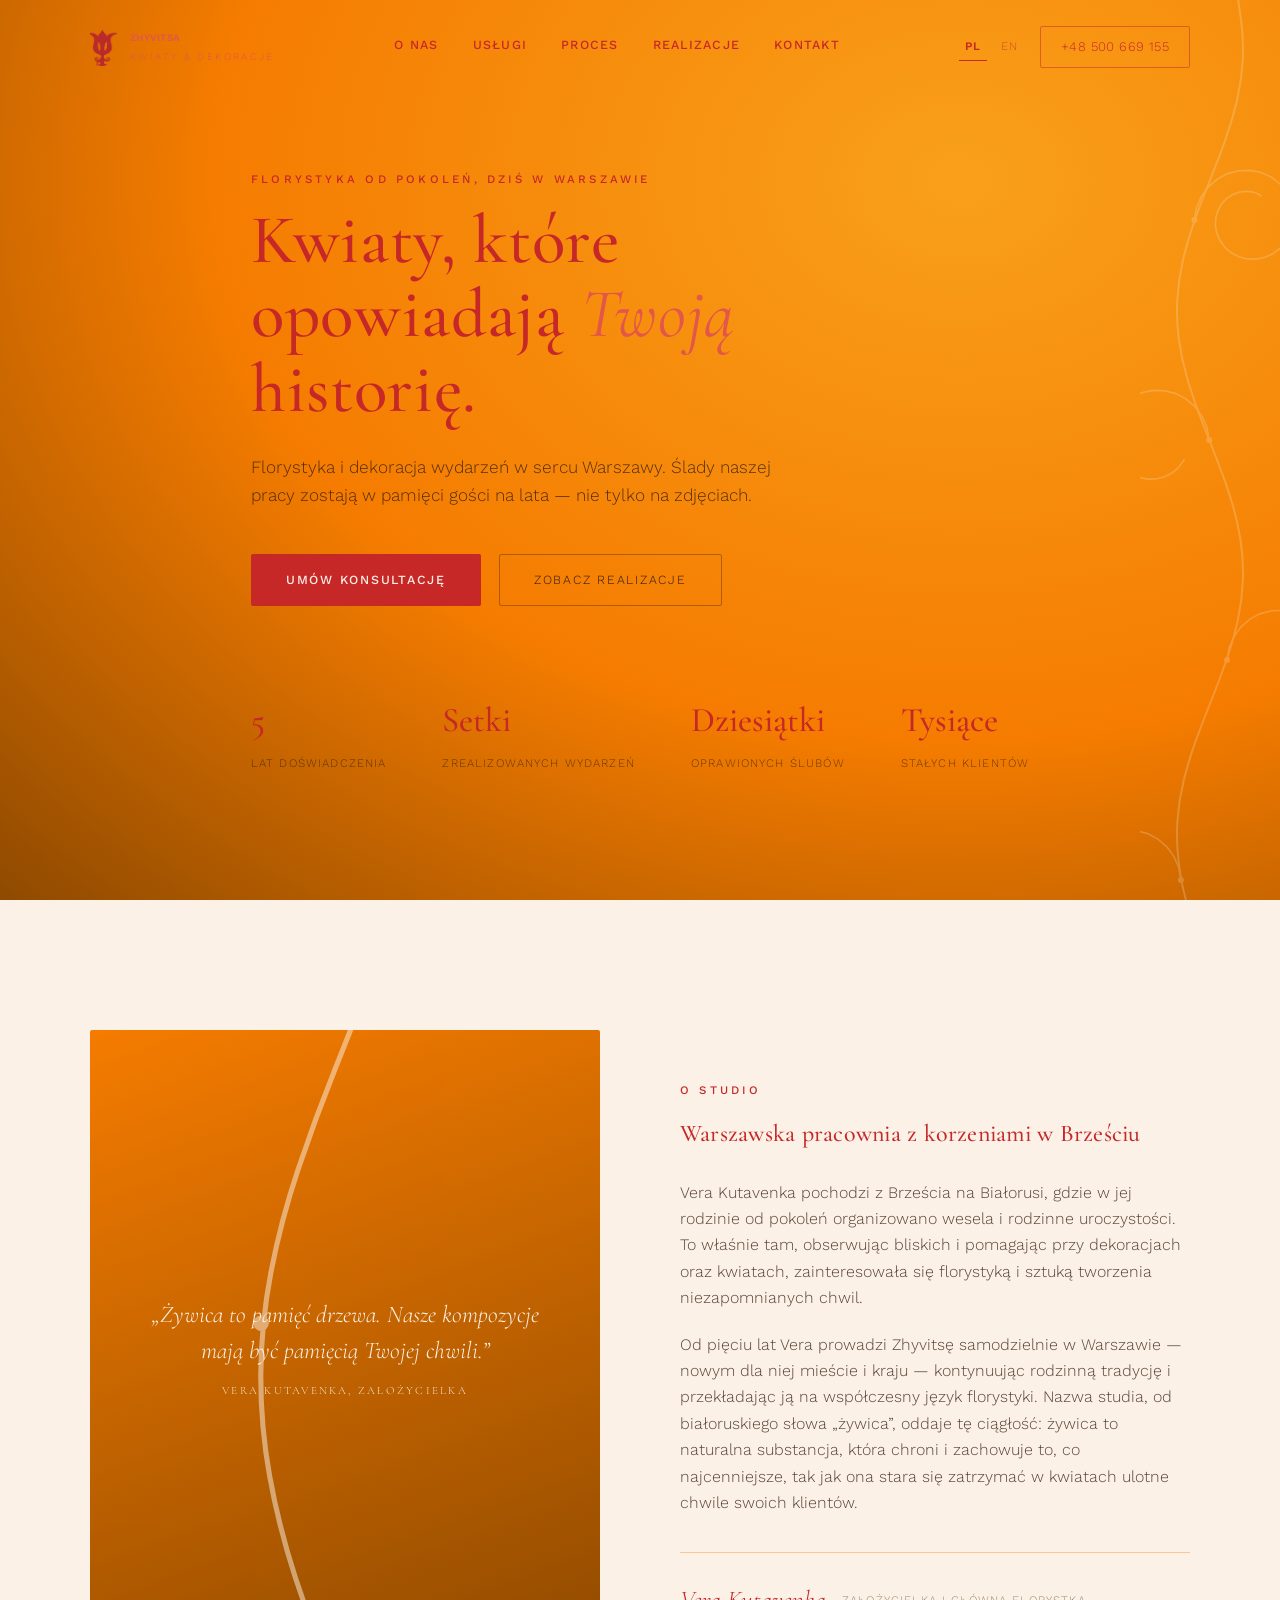
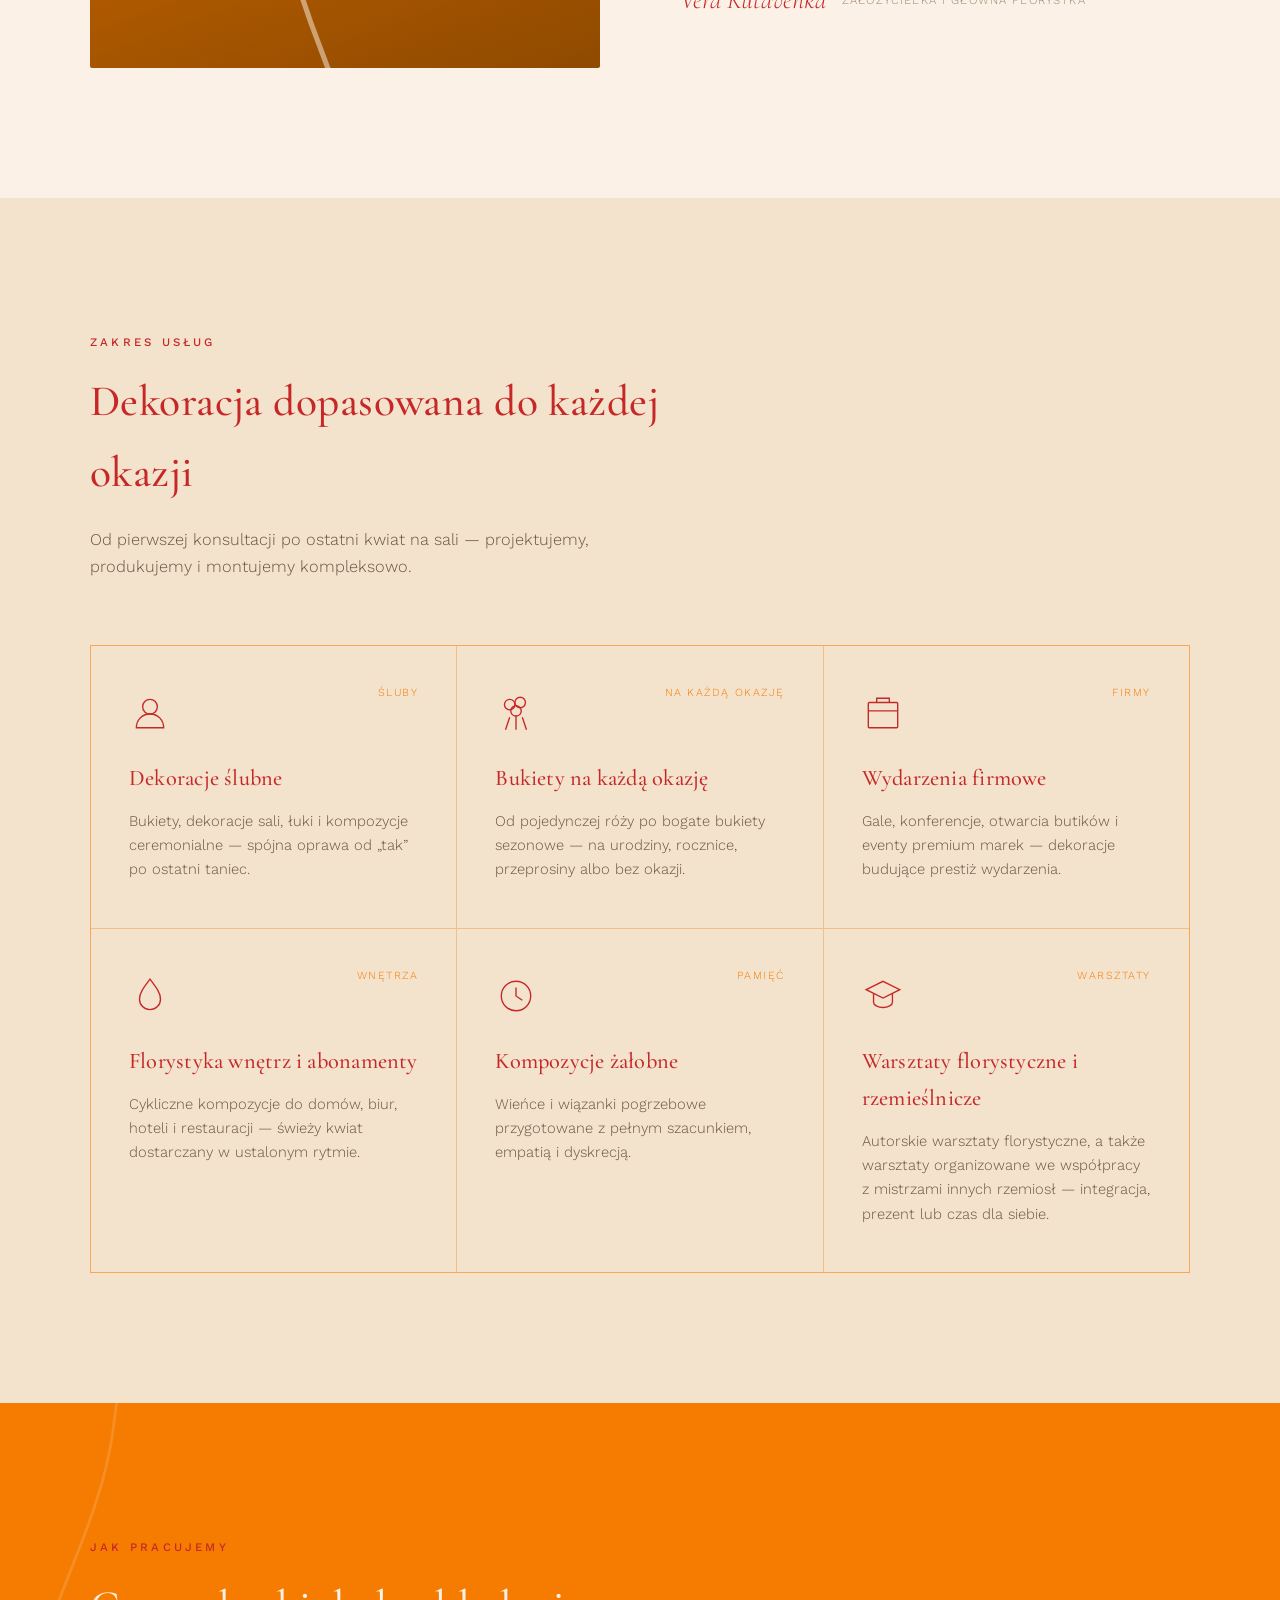
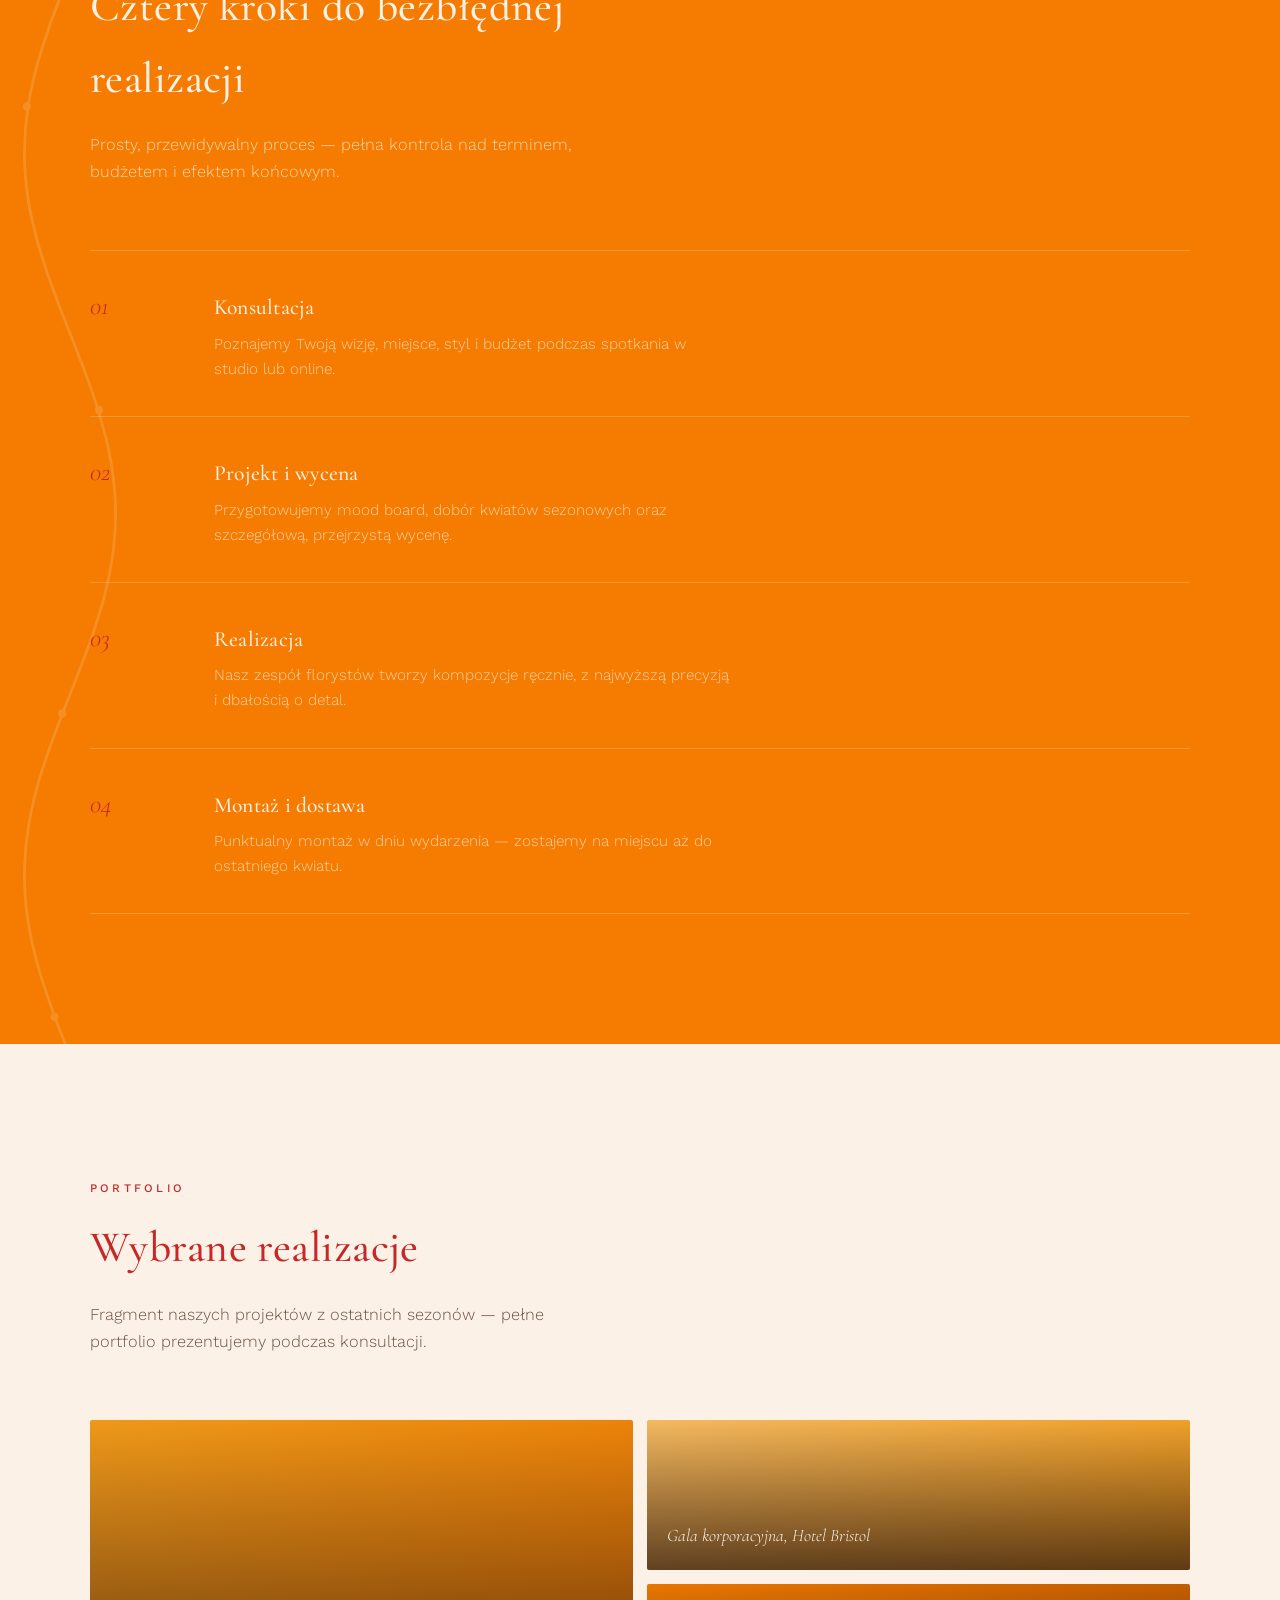
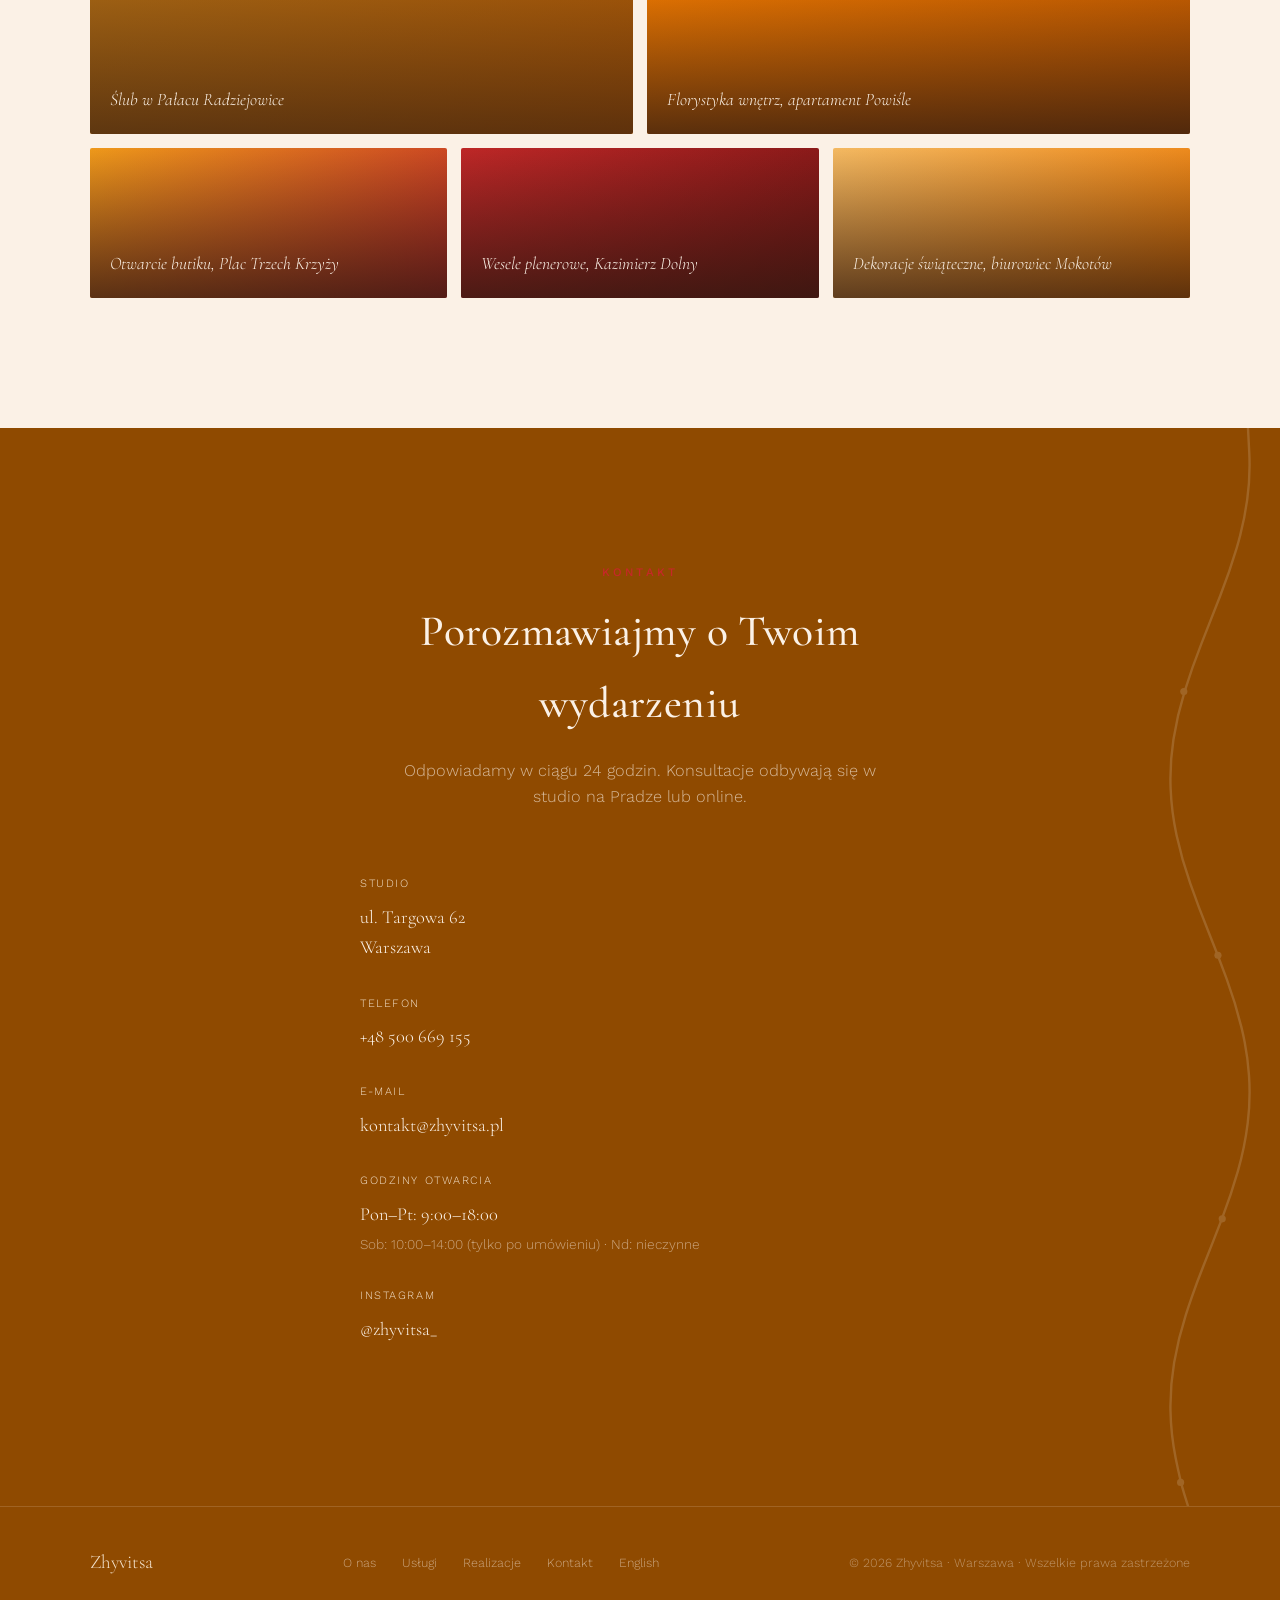
<file: index.html>
<!DOCTYPE html>
<html lang="pl">
<head>
<meta charset="UTF-8">
<meta name="viewport" content="width=device-width, initial-scale=1.0">
<title>Zhyvitsa — Kwiaciarnia &amp; Studio Dekoracji, Warszawa</title>
<meta name="description" content="Zhyvitsa — studio florystyczne i dekoracyjne w Warszawie prowadzone przez Verę Kutavenkę. Śluby, wydarzenia firmowe, wnętrza, bukiety na każdą okazję.">
<link rel="icon" href="assets/images/favicon.ico" sizes="any">
<link rel="icon" type="image/png" sizes="32x32" href="assets/images/favicon-32.png">
<link rel="icon" type="image/png" sizes="16x16" href="assets/images/favicon-16.png">
<link rel="icon" type="image/png" sizes="192x192" href="assets/images/favicon-192.png">
<link rel="apple-touch-icon" sizes="180x180" href="assets/images/apple-touch-icon.png">
<link rel="preconnect" href="https://fonts.googleapis.com">
<link rel="preconnect" href="https://fonts.gstatic.com" crossorigin>
<link href="https://fonts.googleapis.com/css2?family=Cormorant+Garamond:ital,wght@0,400;0,500;0,600;1,400&family=Work+Sans:wght@300;400;500;600&display=swap" rel="stylesheet">
<link rel="stylesheet" href="assets/css/style.css?v=4">
</head>
<body>

<header id="siteHeader">
  <div class="wrap">
    <a href="#top" class="logo">
      <span class="mark"><img src="assets/images/logo-mark.png" alt="" width="237" height="320" loading="eager"></span>
      <span><b>Zhyvitsa</b><span>Kwiaty &amp; Dekoracje</span></span>
    </a>
    <nav class="links" id="navLinks">
      <a href="#about">O nas</a>
      <a href="#services">Usługi</a>
      <a href="#process">Proces</a>
      <a href="#gallery">Realizacje</a>
      <a href="#contact">Kontakt</a>
    </nav>
    <div class="nav-right">
      <div class="lang-switch"><a href="index.html" class="active">PL</a><a href="en/index.html">EN</a></div>
      <a href="tel:+48500669155" class="nav-phone">+48 500 669 155</a>
    </div>
    <div class="burger" id="burger"><span></span><span></span><span></span></div>
  </div>
</header>

<section class="hero" id="top">
  <div class="vine-bg" data-vine style="right:0; opacity:.22; color:var(--cream); --vine-leaf:var(--cream);">
    <!-- populated at runtime by VineGeometry.render() -->
  </div>
  <div class="wrap">
    <div class="hero-inner">
      <span class="eyebrow">Florystyka od pokoleń, dziś w Warszawie</span>
      <h1>Kwiaty, które<br>opowiadają <em>Twoją</em><br>historię.</h1>
      <p class="lead">Florystyka i dekoracja wydarzeń w sercu Warszawy. Ślady naszej pracy zostają w pamięci gości na lata — nie tylko na zdjęciach.</p>
      <div class="cta-row">
        <a href="#contact" class="btn btn-primary">Umów konsultację</a>
        <a href="#gallery" class="btn btn-ghost">Zobacz realizacje</a>
      </div>
    </div>
    <div class="hero-stats">
      <div class="stat"><b>5</b><span>lat doświadczenia</span></div>
      <div class="stat"><b>Setki</b><span>zrealizowanych wydarzeń</span></div>
      <div class="stat"><b>Dziesiątki</b><span>oprawionych ślubów</span></div>
      <div class="stat"><b>Tysiące</b><span>stałych klientów</span></div>
    </div>
  </div>
</section>

<section class="about section-pad" id="about">
  <div class="wrap about-grid">
    <div class="about-visual reveal">
      <div class="vine-bg" data-vine style="opacity:.5; color:var(--cream); --vine-leaf:var(--cream);">
        <!-- populated at runtime by VineGeometry.render() -->
      </div>
      <div class="frame-text">„Żywica to pamięć drzewa. Nasze kompozycje mają być pamięcią Twojej chwili.”<span>Vera Kutavenka, Założycielka</span></div>
    </div>
    <div class="about-copy">
      <span class="eyebrow reveal">O studio</span>
      <h2 class="reveal">Warszawska pracownia z korzeniami w Brześciu</h2>
      <p class="reveal">Vera Kutavenka pochodzi z Brześcia na Białorusi, gdzie w jej rodzinie od pokoleń organizowano wesela i rodzinne uroczystości. To właśnie tam, obserwując bliskich i pomagając przy dekoracjach oraz kwiatach, zainteresowała się florystyką i sztuką tworzenia niezapomnianych chwil.</p>
      <p class="reveal">Od pięciu lat Vera prowadzi Zhyvitsę samodzielnie w Warszawie — nowym dla niej mieście i kraju — kontynuując rodzinną tradycję i przekładając ją na współczesny język florystyki. Nazwa studia, od białoruskiego słowa „żywica”, oddaje tę ciągłość: żywica to naturalna substancja, która chroni i zachowuje to, co najcenniejsze, tak jak ona stara się zatrzymać w kwiatach ulotne chwile swoich klientów.</p>
      <div class="signature-line reveal">
        <span class="sig-mark">Vera Kutavenka</span>
        <span class="sig-role">Założycielka i Główna Florystka</span>
      </div>
    </div>
  </div>
</section>

<section class="services section-pad" id="services">
  <div class="wrap">
    <div class="section-head reveal">
      <span class="eyebrow">Zakres usług</span>
      <h2>Dekoracja dopasowana do każdej okazji</h2>
      <p>Od pierwszej konsultacji po ostatni kwiat na sali — projektujemy, produkujemy i montujemy kompleksowo.</p>
    </div>
    <div class="service-grid">

      <div class="service-card reveal">
        <span class="tag">Śluby</span>
        <div class="icon"><svg viewBox="0 0 40 40" fill="none" stroke="currentColor" stroke-width="1.3"><circle cx="20" cy="14" r="7"/><path d="M20 21c-8 0-13 6-13 13h26c0-7-5-13-13-13z"/></svg></div>
        <h3>Dekoracje ślubne</h3>
        <p>Bukiety, dekoracje sali, łuki i kompozycje ceremonialne — spójna oprawa od „tak” po ostatni taniec.</p>
      </div>

      <div class="service-card reveal">
        <span class="tag">Na każdą okazję</span>
        <div class="icon"><svg viewBox="0 0 40 40" fill="none" stroke="currentColor" stroke-width="1.3"><circle cx="14" cy="12" r="5"/><circle cx="24" cy="10" r="5"/><circle cx="20" cy="18" r="5"/><path d="M20 22v14M14 24l-4 12M26 24l4 12"/></svg></div>
        <h3>Bukiety na każdą okazję</h3>
        <p>Od pojedynczej róży po bogate bukiety sezonowe — na urodziny, rocznice, przeprosiny albo bez okazji.</p>
      </div>

      <div class="service-card reveal">
        <span class="tag">Firmy</span>
        <div class="icon"><svg viewBox="0 0 40 40" fill="none" stroke="currentColor" stroke-width="1.3"><rect x="6" y="10" width="28" height="24" rx="1"/><path d="M6 18h28M14 10V6h12v4"/></svg></div>
        <h3>Wydarzenia firmowe</h3>
        <p>Gale, konferencje, otwarcia butików i eventy premium marek — dekoracje budujące prestiż wydarzenia.</p>
      </div>

      <div class="service-card reveal">
        <span class="tag">Wnętrza</span>
        <div class="icon"><svg viewBox="0 0 40 40" fill="none" stroke="currentColor" stroke-width="1.3"><path d="M20 4c6 8 10 13 10 19a10 10 0 0 1-20 0c0-6 4-11 10-19z"/></svg></div>
        <h3>Florystyka wnętrz i abonamenty</h3>
        <p>Cykliczne kompozycje do domów, biur, hoteli i restauracji — świeży kwiat dostarczany w ustalonym rytmie.</p>
      </div>

      <div class="service-card reveal">
        <span class="tag">Pamięć</span>
        <div class="icon"><svg viewBox="0 0 40 40" fill="none" stroke="currentColor" stroke-width="1.3"><circle cx="20" cy="20" r="14"/><path d="M20 12v8l6 4"/></svg></div>
        <h3>Kompozycje żałobne</h3>
        <p>Wieńce i wiązanki pogrzebowe przygotowane z pełnym szacunkiem, empatią i dyskrecją.</p>
      </div>

      <div class="service-card reveal">
        <span class="tag">Warsztaty</span>
        <div class="icon"><svg viewBox="0 0 40 40" fill="none" stroke="currentColor" stroke-width="1.3"><path d="M4 14l16-8 16 8-16 8-16-8z"/><path d="M11 18v8c0 2.5 4 5 9 5s9-2.5 9-5v-8"/></svg></div>
        <h3>Warsztaty florystyczne i rzemieślnicze</h3>
        <p>Autorskie warsztaty florystyczne, a także warsztaty organizowane we współpracy z mistrzami innych rzemiosł — integracja, prezent lub czas dla siebie.</p>
      </div>

    </div>
  </div>
</section>

<section class="process section-pad" id="process">
  <div class="vine-bg" data-vine style="left:0; opacity:.16; color:var(--cream); --vine-leaf:var(--cream);">
    <!-- populated at runtime by VineGeometry.render() -->
  </div>
  <div class="wrap">
    <div class="section-head reveal">
      <span class="eyebrow">Jak pracujemy</span>
      <h2>Cztery kroki do bezbłędnej realizacji</h2>
      <p>Prosty, przewidywalny proces — pełna kontrola nad terminem, budżetem i efektem końcowym.</p>
    </div>
    <div class="process-list">
      <div class="process-row reveal">
        <span class="process-num">01</span>
        <div><h4>Konsultacja</h4><p>Poznajemy Twoją wizję, miejsce, styl i budżet podczas spotkania w studio lub online.</p></div>
      </div>
      <div class="process-row reveal">
        <span class="process-num">02</span>
        <div><h4>Projekt i wycena</h4><p>Przygotowujemy mood board, dobór kwiatów sezonowych oraz szczegółową, przejrzystą wycenę.</p></div>
      </div>
      <div class="process-row reveal">
        <span class="process-num">03</span>
        <div><h4>Realizacja</h4><p>Nasz zespół florystów tworzy kompozycje ręcznie, z najwyższą precyzją i dbałością o detal.</p></div>
      </div>
      <div class="process-row reveal">
        <span class="process-num">04</span>
        <div><h4>Montaż i dostawa</h4><p>Punktualny montaż w dniu wydarzenia — zostajemy na miejscu aż do ostatniego kwiatu.</p></div>
      </div>
    </div>
  </div>
</section>

<section class="gallery section-pad" id="gallery">
  <div class="wrap">
    <div class="section-head reveal">
      <span class="eyebrow">Portfolio</span>
      <h2>Wybrane realizacje</h2>
      <p>Fragment naszych projektów z ostatnich sezonów — pełne portfolio prezentujemy podczas konsultacji.</p>
    </div>
    <div class="gallery-grid reveal">
      <div class="g-item g1"><span>Ślub w Pałacu Radziejowice</span></div>
      <div class="g-item g2"><span>Gala korporacyjna, Hotel Bristol</span></div>
      <div class="g-item g3"><span>Florystyka wnętrz, apartament Powiśle</span></div>
      <div class="g-item g4"><span>Otwarcie butiku, Plac Trzech Krzyży</span></div>
      <div class="g-item g5"><span>Wesele plenerowe, Kazimierz Dolny</span></div>
      <div class="g-item g6"><span>Dekoracje świąteczne, biurowiec Mokotów</span></div>
    </div>
  </div>
</section>

<section class="contact section-pad" id="contact">
  <div class="vine-bg" data-vine style="right:0; opacity:.16; color:var(--cream); --vine-leaf:var(--cream);">
    <!-- populated at runtime by VineGeometry.render() -->
  </div>
  <div class="wrap">
    <div class="section-head reveal">
      <span class="eyebrow">Kontakt</span>
      <h2>Porozmawiajmy o Twoim wydarzeniu</h2>
      <p>Odpowiadamy w ciągu 24 godzin. Konsultacje odbywają się w studio na Pradze lub online.</p>
    </div>
    <div class="contact-grid">
      <div class="reveal">
        <div class="info-block">
          <span class="label">Studio</span>
          <span class="value">ul. Targowa 62<br>Warszawa</span>
        </div>
        <div class="info-block">
          <span class="label">Telefon</span>
          <span class="value"><a href="tel:+48500669155">+48 500 669 155</a></span>
        </div>
        <div class="info-block">
          <span class="label">E-mail</span>
          <span class="value"><a href="mailto:kontakt@zhyvitsa.pl">kontakt@zhyvitsa.pl</a></span>
        </div>
        <div class="info-block">
          <span class="label">Godziny otwarcia</span>
          <span class="value">Pon–Pt: 9:00–18:00<small>Sob: 10:00–14:00 (tylko po umówieniu) · Nd: nieczynne</small></span>
        </div>
        <div class="info-block">
          <span class="label">Instagram</span>
          <span class="value"><a href="https://instagram.com/zhyvitsa_" target="_blank" rel="noopener">@zhyvitsa_</a></span>
        </div>
      </div>
    </div>
  </div>
</section>

<footer>
  <div class="wrap footer-row">
    <a href="#top" class="logo">Zhyvitsa</a>
    <div class="footer-links">
      <a href="#about">O nas</a>
      <a href="#services">Usługi</a>
      <a href="#gallery">Realizacje</a>
      <a href="#contact">Kontakt</a>
      <a href="en/index.html">English</a>
    </div>
    <span class="fine">© 2026 Zhyvitsa · Warszawa · Wszelkie prawa zastrzeżone</span>
  </div>
</footer>

<script type="module" src="assets/js/main.js?v=4"></script>
</body>
</html>
</file>
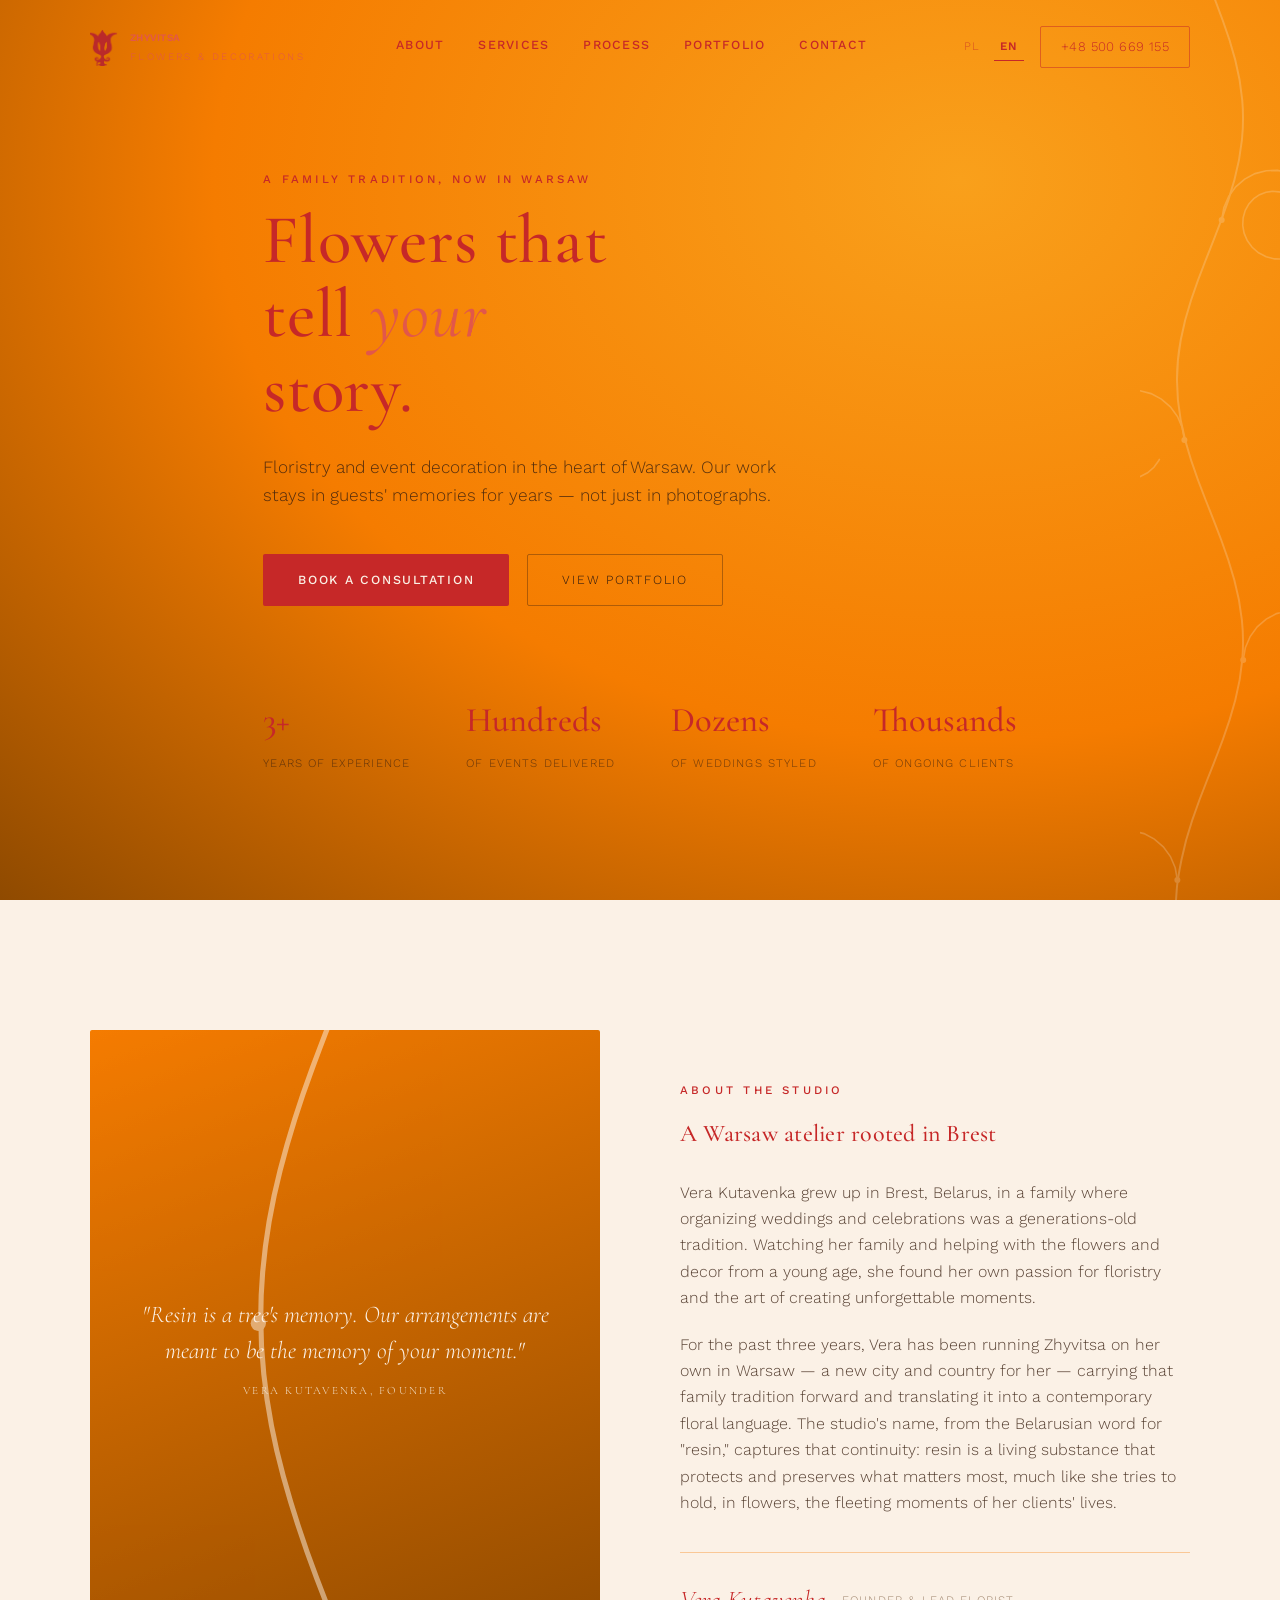
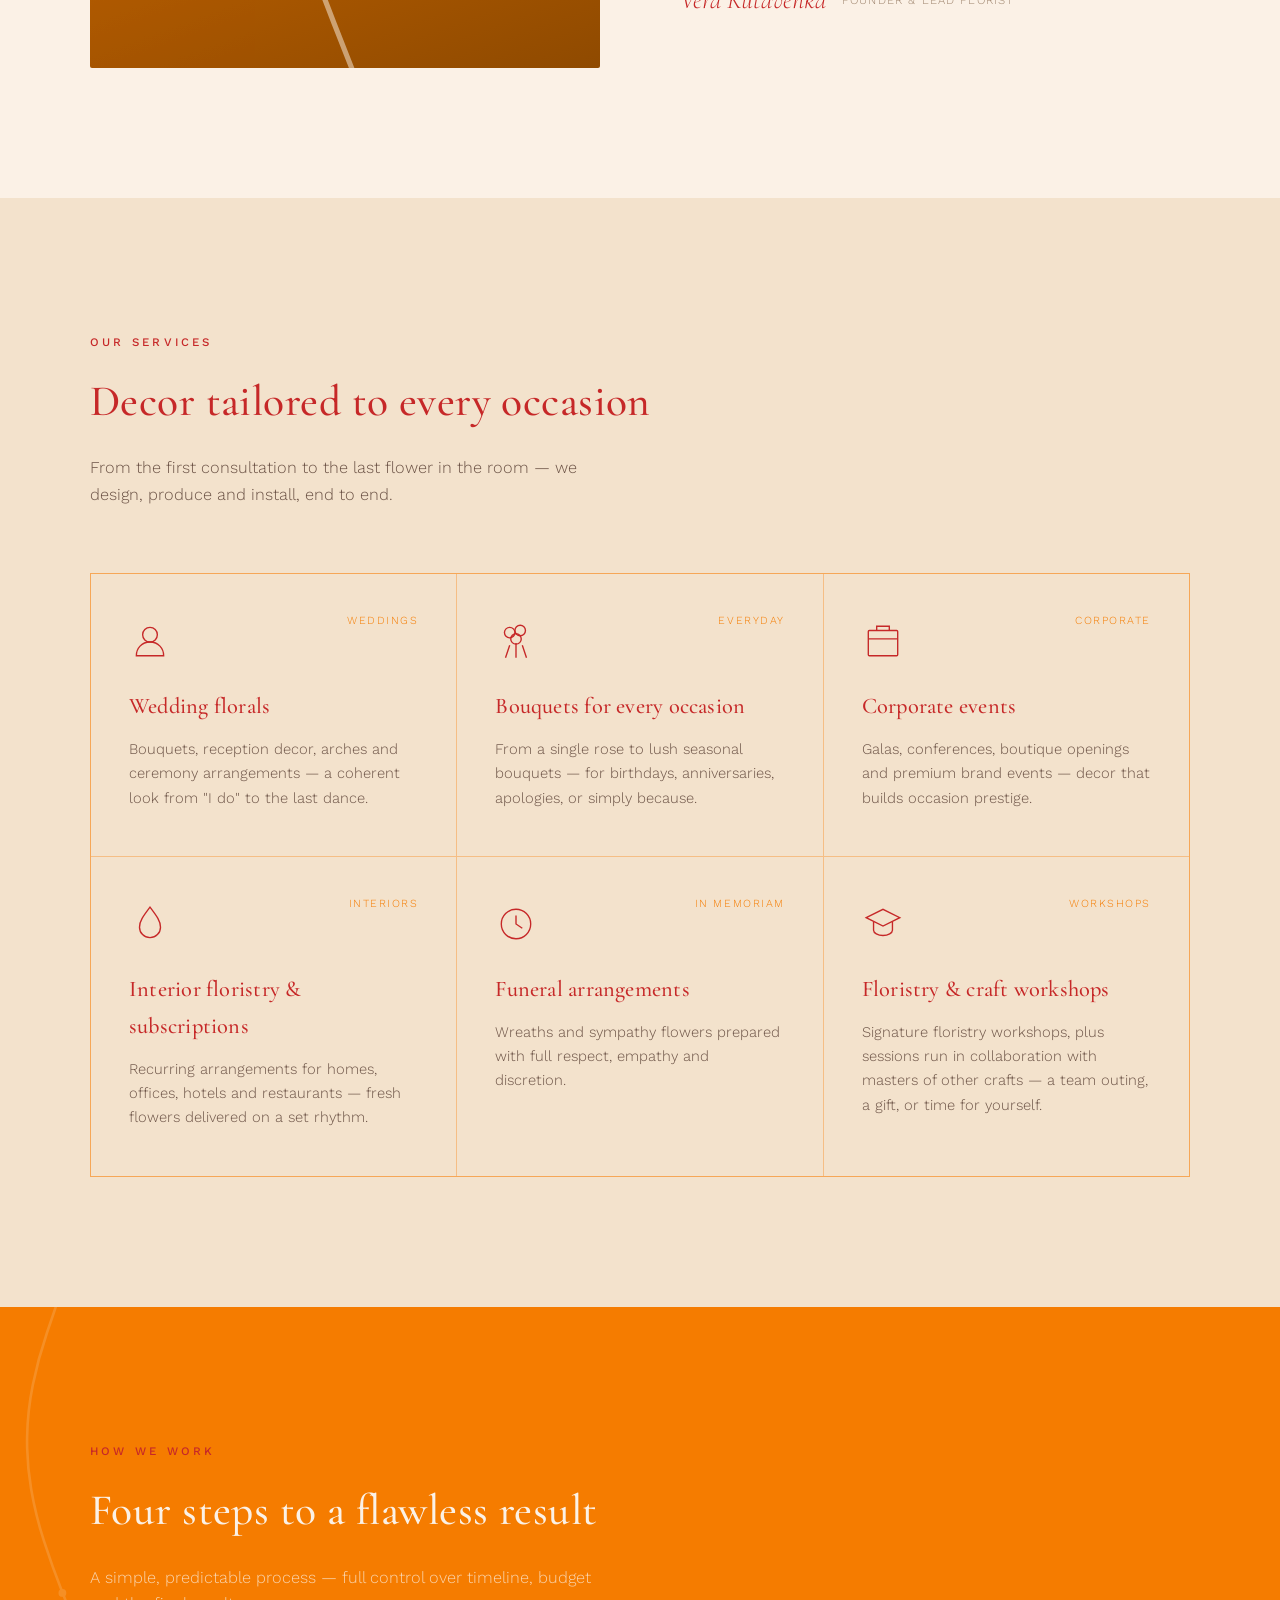
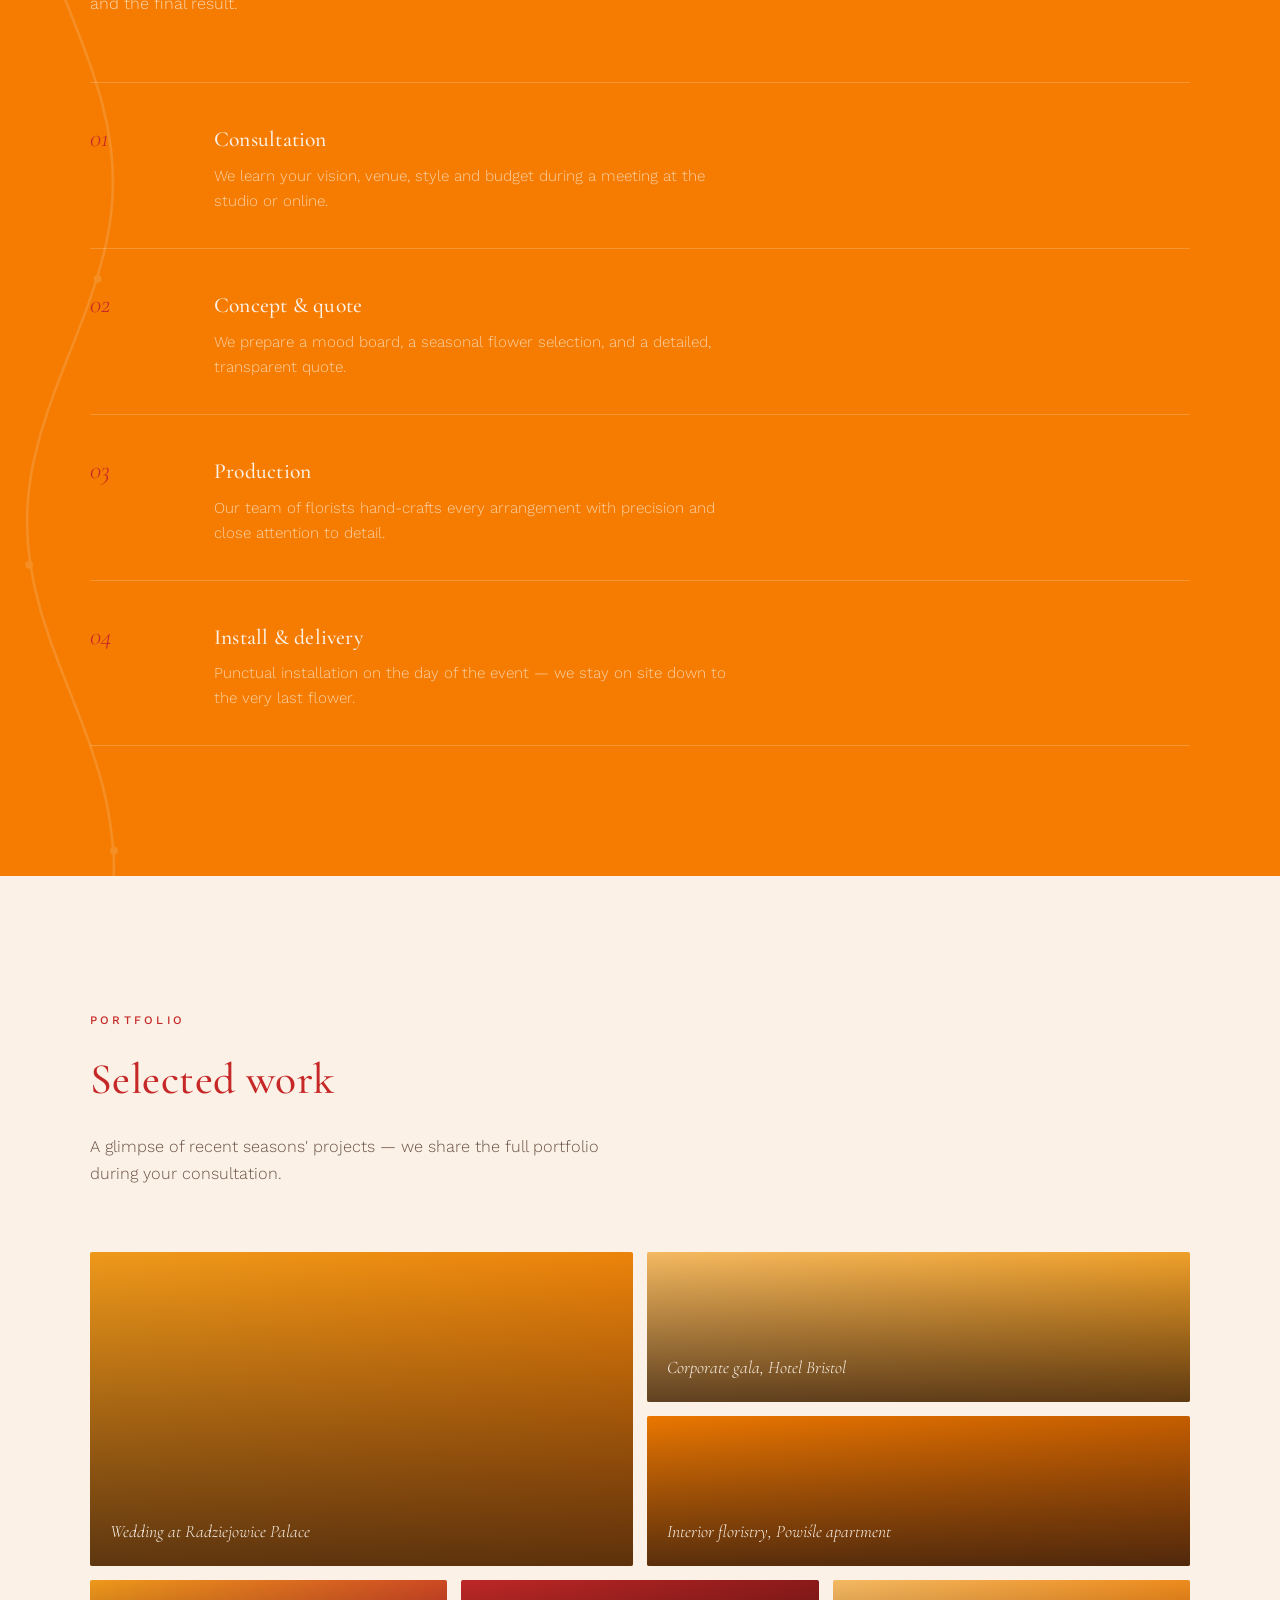
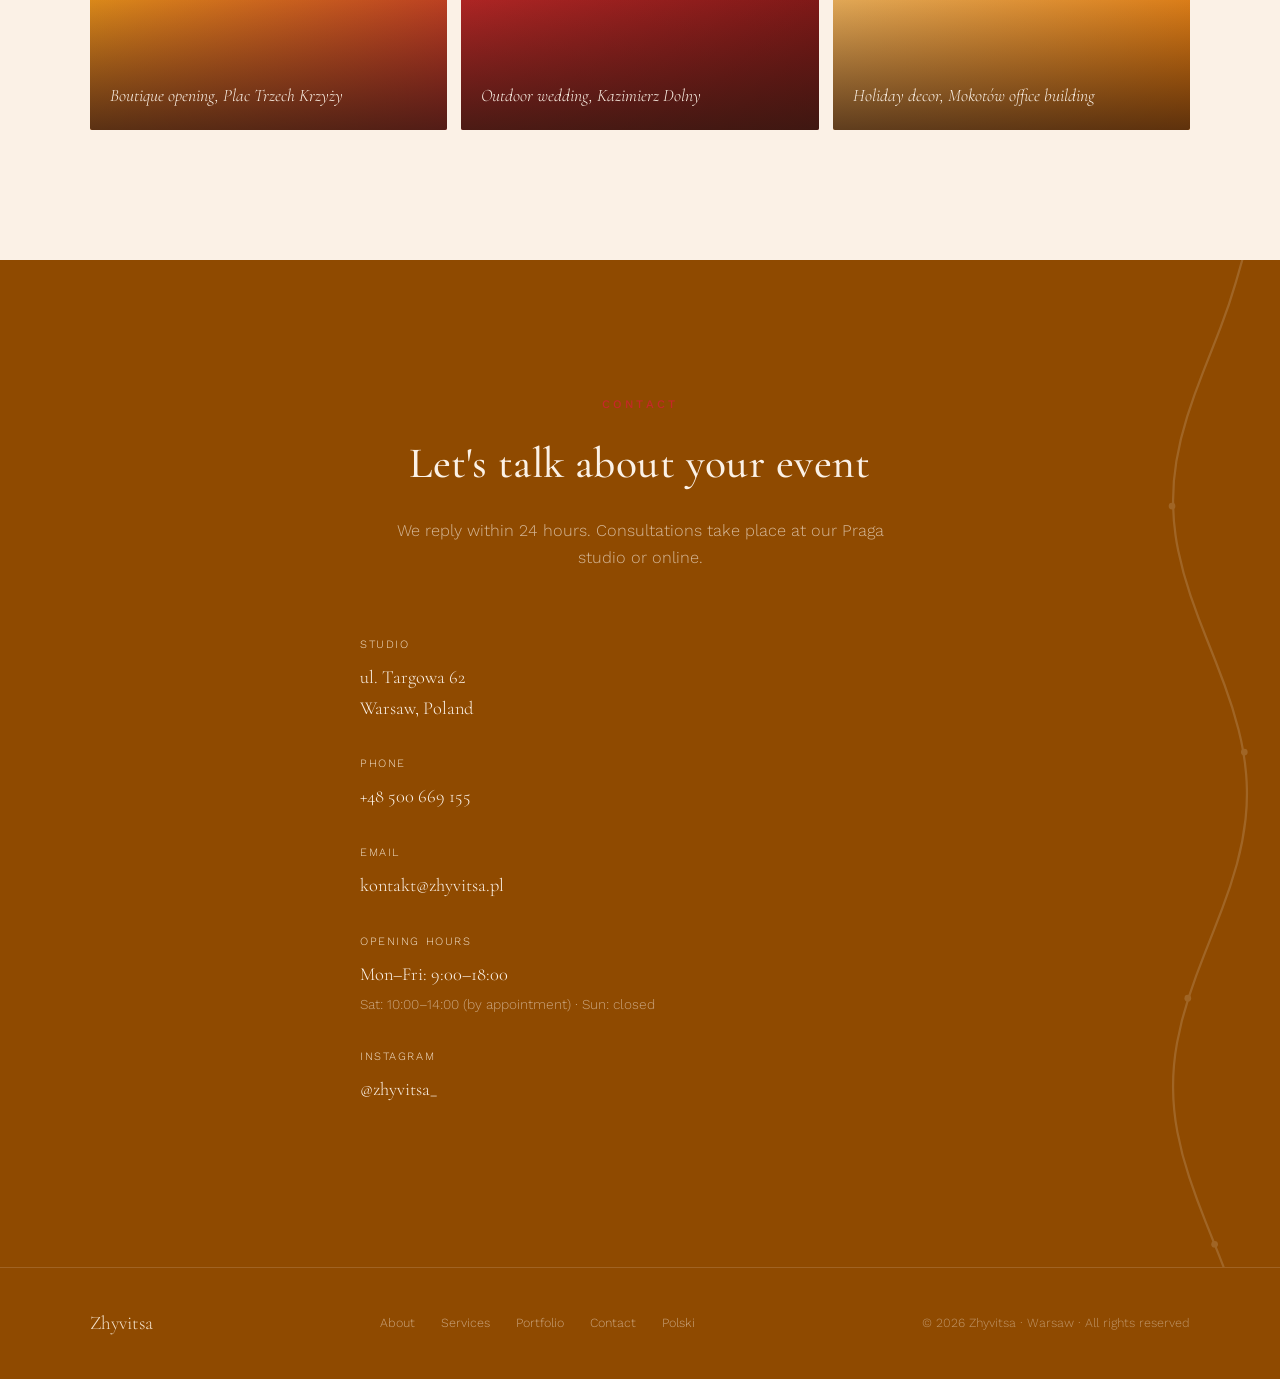
<file: en/index.html>
<!DOCTYPE html>
<html lang="en">
<head>
<meta charset="UTF-8">
<meta name="viewport" content="width=device-width, initial-scale=1.0">
<title>Zhyvitsa — Florist &amp; Event Decoration Studio, Warsaw</title>
<meta name="description" content="Zhyvitsa — a floristry and event decoration studio in Warsaw run by Vera Kutavenka. Weddings, corporate events, interiors, bouquets for every occasion.">
<link rel="icon" href="../assets/images/favicon.ico" sizes="any">
<link rel="icon" type="image/png" sizes="32x32" href="../assets/images/favicon-32.png">
<link rel="icon" type="image/png" sizes="16x16" href="../assets/images/favicon-16.png">
<link rel="icon" type="image/png" sizes="192x192" href="../assets/images/favicon-192.png">
<link rel="apple-touch-icon" sizes="180x180" href="../assets/images/apple-touch-icon.png">
<link rel="preconnect" href="https://fonts.googleapis.com">
<link rel="preconnect" href="https://fonts.gstatic.com" crossorigin>
<link href="https://fonts.googleapis.com/css2?family=Cormorant+Garamond:ital,wght@0,400;0,500;0,600;1,400&family=Work+Sans:wght@300;400;500;600&display=swap" rel="stylesheet">
<link rel="stylesheet" href="../assets/css/style.css?v=4">
</head>
<body>

<header id="siteHeader">
  <div class="wrap">
    <a href="#top" class="logo">
      <span class="mark"><img src="../assets/images/logo-mark.png" alt="" width="237" height="320" loading="eager"></span>
      <span><b>Zhyvitsa</b><span>Flowers &amp; Decorations</span></span>
    </a>
    <nav class="links" id="navLinks">
      <a href="#about">About</a>
      <a href="#services">Services</a>
      <a href="#process">Process</a>
      <a href="#gallery">Portfolio</a>
      <a href="#contact">Contact</a>
    </nav>
    <div class="nav-right">
      <div class="lang-switch"><a href="../index.html">PL</a><a href="index.html" class="active">EN</a></div>
      <a href="tel:+48500669155" class="nav-phone">+48 500 669 155</a>
    </div>
    <div class="burger" id="burger"><span></span><span></span><span></span></div>
  </div>
</header>

<section class="hero" id="top">
  <div class="vine-bg" data-vine style="right:0; opacity:.22; color:var(--cream); --vine-leaf:var(--cream);">
    <!-- populated at runtime by VineGeometry.render() -->
  </div>
  <div class="wrap">
    <div class="hero-inner">
      <span class="eyebrow">A family tradition, now in Warsaw</span>
      <h1>Flowers that<br>tell <em>your</em><br>story.</h1>
      <p class="lead">Floristry and event decoration in the heart of Warsaw. Our work stays in guests' memories for years — not just in photographs.</p>
      <div class="cta-row">
        <a href="#contact" class="btn btn-primary">Book a consultation</a>
        <a href="#gallery" class="btn btn-ghost">View portfolio</a>
      </div>
    </div>
    <div class="hero-stats">
      <div class="stat"><b>3+</b><span>years of experience</span></div>
      <div class="stat"><b>Hundreds</b><span>of events delivered</span></div>
      <div class="stat"><b>Dozens</b><span>of weddings styled</span></div>
      <div class="stat"><b>Thousands</b><span>of ongoing clients</span></div>
    </div>
  </div>
</section>

<section class="about section-pad" id="about">
  <div class="wrap about-grid">
    <div class="about-visual reveal">
      <div class="vine-bg" data-vine style="opacity:.5; color:var(--cream); --vine-leaf:var(--cream);">
        <!-- populated at runtime by VineGeometry.render() -->
      </div>
      <div class="frame-text">"Resin is a tree's memory. Our arrangements are meant to be the memory of your moment."<span>Vera Kutavenka, Founder</span></div>
    </div>
    <div class="about-copy">
      <span class="eyebrow reveal">About the studio</span>
      <h2 class="reveal">A Warsaw atelier rooted in Brest</h2>
      <p class="reveal">Vera Kutavenka grew up in Brest, Belarus, in a family where organizing weddings and celebrations was a generations-old tradition. Watching her family and helping with the flowers and decor from a young age, she found her own passion for floristry and the art of creating unforgettable moments.</p>
      <p class="reveal">For the past three years, Vera has been running Zhyvitsa on her own in Warsaw — a new city and country for her — carrying that family tradition forward and translating it into a contemporary floral language. The studio's name, from the Belarusian word for "resin," captures that continuity: resin is a living substance that protects and preserves what matters most, much like she tries to hold, in flowers, the fleeting moments of her clients' lives.</p>
      <div class="signature-line reveal">
        <span class="sig-mark">Vera Kutavenka</span>
        <span class="sig-role">Founder &amp; Lead Florist</span>
      </div>
    </div>
  </div>
</section>

<section class="services section-pad" id="services">
  <div class="wrap">
    <div class="section-head reveal">
      <span class="eyebrow">Our services</span>
      <h2>Decor tailored to every occasion</h2>
      <p>From the first consultation to the last flower in the room — we design, produce and install, end to end.</p>
    </div>
    <div class="service-grid">

      <div class="service-card reveal">
        <span class="tag">Weddings</span>
        <div class="icon"><svg viewBox="0 0 40 40" fill="none" stroke="currentColor" stroke-width="1.3"><circle cx="20" cy="14" r="7"/><path d="M20 21c-8 0-13 6-13 13h26c0-7-5-13-13-13z"/></svg></div>
        <h3>Wedding florals</h3>
        <p>Bouquets, reception decor, arches and ceremony arrangements — a coherent look from "I do" to the last dance.</p>
      </div>

      <div class="service-card reveal">
        <span class="tag">Everyday</span>
        <div class="icon"><svg viewBox="0 0 40 40" fill="none" stroke="currentColor" stroke-width="1.3"><circle cx="14" cy="12" r="5"/><circle cx="24" cy="10" r="5"/><circle cx="20" cy="18" r="5"/><path d="M20 22v14M14 24l-4 12M26 24l4 12"/></svg></div>
        <h3>Bouquets for every occasion</h3>
        <p>From a single rose to lush seasonal bouquets — for birthdays, anniversaries, apologies, or simply because.</p>
      </div>

      <div class="service-card reveal">
        <span class="tag">Corporate</span>
        <div class="icon"><svg viewBox="0 0 40 40" fill="none" stroke="currentColor" stroke-width="1.3"><rect x="6" y="10" width="28" height="24" rx="1"/><path d="M6 18h28M14 10V6h12v4"/></svg></div>
        <h3>Corporate events</h3>
        <p>Galas, conferences, boutique openings and premium brand events — decor that builds occasion prestige.</p>
      </div>

      <div class="service-card reveal">
        <span class="tag">Interiors</span>
        <div class="icon"><svg viewBox="0 0 40 40" fill="none" stroke="currentColor" stroke-width="1.3"><path d="M20 4c6 8 10 13 10 19a10 10 0 0 1-20 0c0-6 4-11 10-19z"/></svg></div>
        <h3>Interior floristry &amp; subscriptions</h3>
        <p>Recurring arrangements for homes, offices, hotels and restaurants — fresh flowers delivered on a set rhythm.</p>
      </div>

      <div class="service-card reveal">
        <span class="tag">In memoriam</span>
        <div class="icon"><svg viewBox="0 0 40 40" fill="none" stroke="currentColor" stroke-width="1.3"><circle cx="20" cy="20" r="14"/><path d="M20 12v8l6 4"/></svg></div>
        <h3>Funeral arrangements</h3>
        <p>Wreaths and sympathy flowers prepared with full respect, empathy and discretion.</p>
      </div>

      <div class="service-card reveal">
        <span class="tag">Workshops</span>
        <div class="icon"><svg viewBox="0 0 40 40" fill="none" stroke="currentColor" stroke-width="1.3"><path d="M4 14l16-8 16 8-16 8-16-8z"/><path d="M11 18v8c0 2.5 4 5 9 5s9-2.5 9-5v-8"/></svg></div>
        <h3>Floristry &amp; craft workshops</h3>
        <p>Signature floristry workshops, plus sessions run in collaboration with masters of other crafts — a team outing, a gift, or time for yourself.</p>
      </div>

    </div>
  </div>
</section>

<section class="process section-pad" id="process">
  <div class="vine-bg" data-vine style="left:0; opacity:.16; color:var(--cream); --vine-leaf:var(--cream);">
    <!-- populated at runtime by VineGeometry.render() -->
  </div>
  <div class="wrap">
    <div class="section-head reveal">
      <span class="eyebrow">How we work</span>
      <h2>Four steps to a flawless result</h2>
      <p>A simple, predictable process — full control over timeline, budget and the final result.</p>
    </div>
    <div class="process-list">
      <div class="process-row reveal">
        <span class="process-num">01</span>
        <div><h4>Consultation</h4><p>We learn your vision, venue, style and budget during a meeting at the studio or online.</p></div>
      </div>
      <div class="process-row reveal">
        <span class="process-num">02</span>
        <div><h4>Concept &amp; quote</h4><p>We prepare a mood board, a seasonal flower selection, and a detailed, transparent quote.</p></div>
      </div>
      <div class="process-row reveal">
        <span class="process-num">03</span>
        <div><h4>Production</h4><p>Our team of florists hand-crafts every arrangement with precision and close attention to detail.</p></div>
      </div>
      <div class="process-row reveal">
        <span class="process-num">04</span>
        <div><h4>Install &amp; delivery</h4><p>Punctual installation on the day of the event — we stay on site down to the very last flower.</p></div>
      </div>
    </div>
  </div>
</section>

<section class="gallery section-pad" id="gallery">
  <div class="wrap">
    <div class="section-head reveal">
      <span class="eyebrow">Portfolio</span>
      <h2>Selected work</h2>
      <p>A glimpse of recent seasons' projects — we share the full portfolio during your consultation.</p>
    </div>
    <div class="gallery-grid reveal">
      <div class="g-item g1"><span>Wedding at Radziejowice Palace</span></div>
      <div class="g-item g2"><span>Corporate gala, Hotel Bristol</span></div>
      <div class="g-item g3"><span>Interior floristry, Powiśle apartment</span></div>
      <div class="g-item g4"><span>Boutique opening, Plac Trzech Krzyży</span></div>
      <div class="g-item g5"><span>Outdoor wedding, Kazimierz Dolny</span></div>
      <div class="g-item g6"><span>Holiday decor, Mokotów office building</span></div>
    </div>
  </div>
</section>

<section class="contact section-pad" id="contact">
  <div class="vine-bg" data-vine style="right:0; opacity:.16; color:var(--cream); --vine-leaf:var(--cream);">
    <!-- populated at runtime by VineGeometry.render() -->
  </div>
  <div class="wrap">
    <div class="section-head reveal">
      <span class="eyebrow">Contact</span>
      <h2>Let's talk about your event</h2>
      <p>We reply within 24 hours. Consultations take place at our Praga studio or online.</p>
    </div>
    <div class="contact-grid">
      <div class="reveal">
        <div class="info-block">
          <span class="label">Studio</span>
          <span class="value">ul. Targowa 62<br>Warsaw, Poland</span>
        </div>
        <div class="info-block">
          <span class="label">Phone</span>
          <span class="value"><a href="tel:+48500669155">+48 500 669 155</a></span>
        </div>
        <div class="info-block">
          <span class="label">Email</span>
          <span class="value"><a href="mailto:kontakt@zhyvitsa.pl">kontakt@zhyvitsa.pl</a></span>
        </div>
        <div class="info-block">
          <span class="label">Opening hours</span>
          <span class="value">Mon–Fri: 9:00–18:00<small>Sat: 10:00–14:00 (by appointment) · Sun: closed</small></span>
        </div>
        <div class="info-block">
          <span class="label">Instagram</span>
          <span class="value"><a href="https://instagram.com/zhyvitsa_" target="_blank" rel="noopener">@zhyvitsa_</a></span>
        </div>
      </div>
    </div>
  </div>
</section>

<footer>
  <div class="wrap footer-row">
    <a href="#top" class="logo">Zhyvitsa</a>
    <div class="footer-links">
      <a href="#about">About</a>
      <a href="#services">Services</a>
      <a href="#gallery">Portfolio</a>
      <a href="#contact">Contact</a>
      <a href="../index.html">Polski</a>
    </div>
    <span class="fine">© 2026 Zhyvitsa · Warsaw · All rights reserved</span>
  </div>
</footer>

<script type="module" src="../assets/js/main.js?v=4"></script>
</body>
</html>
</file>
<file: assets/css/style.css>
/* =============================================================================
   Zhyvitsa — Florist & Event Decoration Studio (Warsaw)
   Stylesheet
   Sections: Design Tokens, Base, Vine Motif, Header, Hero, About, Services,
   Process, Gallery, Contact, Footer, Responsive, Accessibility.
   ============================================================================= */

/* ---------- Design tokens ---------- */
:root{
  --bg-primary: #F9A01B;   /* Bright Yellowish-Orange — dominant background, ~60% */
  --bg-secondary: #F57C00; /* Deep Warm Orange — secondary background/accents, ~25% */
  --bg-deep: #8F4A00;      /* darker orange for contrast on contact/footer */
  --accent: #C62828;       /* Crimson Red — primary brand type & emblem, ~15% */
  --accent-soft: #E2574A;
  --cream: #FBF1E6;
  --cream-dim: #F3E2CC;
  --ink: #2B1810;
  --line: rgba(245,124,0,0.35);
  --shadow: 0 24px 60px -20px rgba(143,74,0,0.35);
  --ease: cubic-bezier(.16,.84,.44,1);
}

/* ---------- Base / reset ---------- */
*{margin:0;padding:0;box-sizing:border-box;}
html{scroll-behavior:smooth;}
html.nav-open, html.nav-open body{
  overflow:hidden;
  height:100%;
}
html.nav-open body{
  position:fixed;
  width:100%;
}
body{
  background:var(--cream);
  color:var(--ink);
  font-family:'Work Sans', sans-serif;
  font-weight:300;
  line-height:1.65;
  overflow-x:hidden;
}
h1,h2,h3,h4{
  font-family:'Cormorant Garamond', serif;
  font-weight:500;
  color:var(--accent);
  letter-spacing:.01em;
}
a{color:inherit; text-decoration:none;}
img{max-width:100%; display:block;}
.eyebrow{
  font-size:.72rem;
  letter-spacing:.28em;
  text-transform:uppercase;
  color:var(--accent);
  font-weight:500;
  display:inline-block;
  margin-bottom:14px;
}
.wrap{
  max-width:1180px;
  margin:0 auto;
  padding:0 40px;
}
section{ position:relative; }

/* ---------- Curling vine background motif (rendered by vine-geometry.js) ---------- */
.vine-bg{
  position:absolute; top:0; height:100%; width:240px;
  pointer-events:none; z-index:0; overflow:hidden;
}
.vine-bg svg{ width:100%; height:100%; display:block; }
.about-visual .vine-bg{ inset:0; width:100%; }

.vine-stem-path{ fill:none; stroke:currentColor; stroke-width:2; stroke-linecap:round; }
.vine-spiral-path{
  fill:none; stroke:currentColor; stroke-width:1.6; stroke-linecap:round;
  transition:stroke-dashoffset .05s linear;
}
.vine-bud{ fill:var(--vine-leaf, var(--cream)); }

/* ---------- Scroll reveal ---------- */
.reveal{
  opacity:0;
  transform:translateY(28px);
  transition:opacity .9s var(--ease), transform .9s var(--ease);
}
.reveal.in{ opacity:1; transform:translateY(0); }

/* ---------- Header ---------- */
header{
  position:fixed; top:0; left:0; right:0; z-index:1000;
  padding:26px 0;
  transition:padding .4s var(--ease), background .4s var(--ease), box-shadow .4s var(--ease);
}
header .wrap{ display:flex; align-items:center; justify-content:space-between; }
header.scrolled{
  padding:14px 0;
  background:rgba(251,241,230,0.92);
  backdrop-filter:blur(10px);
  box-shadow:0 8px 30px -12px rgba(143,74,0,0.18);
}
.logo{
  display:flex; align-items:center; gap:12px;
  font-family:'Cormorant Garamond', serif;
  font-size:1.55rem;
  color:var(--accent);
}
.logo .mark{ width:28px; height:37px; display:flex; align-items:center; }
.logo .mark img{ width:100%; height:100%; object-fit:contain; display:block; }
.logo b{ font-weight:600; letter-spacing:.03em; }
.logo span{ font-size:.62rem; letter-spacing:.24em; text-transform:uppercase; color:var(--accent-soft); display:block; font-family:'Work Sans',sans-serif; margin-top:2px; }

nav.links{ display:flex; align-items:center; gap:34px; }
nav.links a{
  font-size:.78rem; letter-spacing:.1em; text-transform:uppercase;
  color:var(--accent); font-weight:500;
  position:relative; padding-bottom:4px;
}
nav.links a::after{
  content:''; position:absolute; left:0; bottom:0; width:0; height:1px;
  background:var(--bg-secondary); transition:width .35s var(--ease);
}
nav.links a:hover::after{ width:100%; }
.nav-right{ display:flex; align-items:center; gap:16px; }
.lang-switch{ display:flex; gap:8px; font-size:.72rem; letter-spacing:.08em; }
.lang-switch a{ color:var(--accent); padding:4px 6px; opacity:.65; transition:.3s; }
.lang-switch a.active{ opacity:1; font-weight:600; border-bottom:1px solid currentColor; }
.lang-switch a:hover{ opacity:1; }
.nav-phone{
  font-size:.82rem; letter-spacing:.03em; color:var(--accent);
  border:1px solid rgba(198,40,40,0.5);
  padding:9px 20px; border-radius:2px;
  transition:.3s;
}
.nav-phone:hover{ background:var(--accent); color:var(--cream); border-color:var(--accent); }

.burger{ display:none; flex-direction:column; gap:5px; cursor:pointer; z-index:1100; }
.burger span{ width:26px; height:1.5px; background:var(--accent); transition:.3s; }

/* ---------- Hero ---------- */
.hero{
  min-height:100vh;
  background:radial-gradient(ellipse at 75% 20%, var(--bg-primary) 0%, var(--bg-secondary) 55%, var(--bg-deep) 100%);
  display:flex; align-items:center;
  padding:140px 0 100px;
  color:var(--ink);
  overflow:hidden;
}
.hero-inner{ position:relative; z-index:2; max-width:760px; }
.hero .eyebrow{ color:var(--accent); }
.hero h1{
  font-size:clamp(2.6rem, 5.4vw, 4.6rem);
  line-height:1.08;
  font-weight:500;
  color:var(--accent);
}
.hero h1 em{ font-style:italic; color:var(--accent-soft); font-weight:400; }
.hero p.lead{
  margin-top:26px; max-width:520px;
  font-size:1.08rem; font-weight:300;
  color:rgba(43,24,16,0.78);
}
.cta-row{ display:flex; gap:18px; margin-top:44px; flex-wrap:wrap; }
.btn{
  display:inline-block; padding:15px 34px;
  font-size:.78rem; letter-spacing:.14em; text-transform:uppercase;
  border-radius:2px; transition:.35s var(--ease); cursor:pointer; border:1px solid transparent;
}
.btn-primary{ background:var(--accent); color:var(--cream); font-weight:500; }
.btn-primary:hover{ background:var(--accent-soft); transform:translateY(-2px); box-shadow:0 14px 30px -10px rgba(226,87,74,0.5); }
.btn-ghost{ border-color:rgba(43,24,16,0.35); color:var(--ink); }
.btn-ghost:hover{ border-color:var(--ink); background:rgba(43,24,16,0.06); }

.hero-stats{
  position:relative; z-index:2;
  margin-top:86px; display:flex; gap:56px; flex-wrap:wrap;
}
.stat b{ font-family:'Cormorant Garamond',serif; font-size:2.15rem; color:var(--accent); font-weight:500; display:block; }
.stat span{ font-size:.72rem; letter-spacing:.1em; text-transform:uppercase; color:rgba(43,24,16,0.65); }

/* ---------- Shared section header ---------- */
.section-head{ max-width:620px; margin-bottom:64px; }
.section-head h2{ font-size:clamp(2rem, 3.4vw, 2.9rem); font-weight:500; }
.section-head p{ margin-top:18px; color:#6b5245; font-size:1.02rem; max-width:520px; }
.section-pad{ padding:130px 0; }

/* ---------- About ---------- */
.about{ background:var(--cream); }
.about-grid{ display:grid; grid-template-columns:1fr 1fr; gap:80px; align-items:center; }
.about-visual{
  position:relative; aspect-ratio:4/5; border-radius:2px;
  background:linear-gradient(160deg, var(--bg-secondary) 0%, var(--bg-deep) 100%);
  display:flex; align-items:center; justify-content:center; overflow:hidden;
}
.about-visual .frame-text{
  position:relative; z-index:2; text-align:center; color:var(--cream);
  font-family:'Cormorant Garamond', serif; font-style:italic; font-size:1.5rem;
  padding:40px; line-height:1.5;
}
.about-visual .frame-text span{ display:block; margin-top:14px; font-size:.7rem; font-style:normal; letter-spacing:.2em; text-transform:uppercase; color:var(--cream-dim); }
.about-copy p{ margin-top:20px; color:#5a4436; }
.about-copy p:first-of-type{ margin-top:26px; }
.signature-line{ margin-top:36px; padding-top:26px; border-top:1px solid var(--line); display:flex; align-items:center; gap:16px; }
.signature-line .sig-mark{ font-family:'Cormorant Garamond', serif; font-style:italic; font-size:1.6rem; color:var(--accent); }
.signature-line .sig-role{ font-size:.72rem; letter-spacing:.1em; text-transform:uppercase; color:#a08770; }

/* ---------- Services ---------- */
.services{ background:var(--cream-dim); }
.service-grid{ display:grid; grid-template-columns:repeat(3, 1fr); gap:1px; background:var(--line); border:1px solid var(--line); }
.service-card{
  background:var(--cream-dim); padding:46px 38px; position:relative;
  transition:background .4s var(--ease);
}
.service-card:hover{ background:#fdf7ee; }
.service-card .icon{ width:42px; height:42px; margin-bottom:26px; color:var(--accent); }
.service-card .icon svg{ width:100%; height:100%; }
.service-card h3{ font-size:1.4rem; font-weight:500; margin-bottom:12px; }
.service-card p{ font-size:.92rem; color:#6b5245; }
.service-card .tag{
  position:absolute; top:38px; right:38px;
  font-size:.68rem; letter-spacing:.14em; color:var(--bg-secondary); text-transform:uppercase;
}

/* ---------- Process ---------- */
.process{ background:var(--bg-secondary); color:var(--cream); position:relative; overflow:hidden; }
.process .section-head h2{ color:var(--cream); }
.process .section-head p{ color:rgba(251,241,230,0.75); }
.process-list{ position:relative; z-index:2; }
.process-row{
  display:grid; grid-template-columns:90px 1fr; gap:34px;
  padding:34px 0; border-top:1px solid rgba(251,241,230,0.22);
  align-items:baseline;
}
.process-row:last-child{ border-bottom:1px solid rgba(251,241,230,0.22); }
.process-num{ font-family:'Cormorant Garamond',serif; font-size:1.6rem; color:var(--accent); font-style:italic; }
.process-row h4{ color:var(--cream); font-size:1.35rem; font-weight:500; margin-bottom:6px; }
.process-row p{ color:rgba(251,241,230,0.72); font-size:.95rem; max-width:520px; }

/* ---------- Gallery ---------- */
.gallery{ background:var(--cream); }
.gallery-grid{ display:grid; grid-template-columns:repeat(6, 1fr); grid-auto-rows:150px; gap:14px; }
.g-item{
  position:relative; border-radius:2px; overflow:hidden;
  display:flex; align-items:flex-end; padding:20px;
  color:var(--cream); font-family:'Cormorant Garamond',serif; font-style:italic; font-size:1.1rem;
}
.g-item::before{ content:''; position:absolute; inset:0; background:linear-gradient(to top, rgba(43,24,16,0.75), rgba(43,24,16,0.05)); }
.g-item span{ position:relative; z-index:2; }
.g1{ grid-column:span 3; grid-row:span 2; background:linear-gradient(135deg,#F9A01B,#F57C00); }
.g2{ grid-column:span 3; grid-row:span 1; background:linear-gradient(135deg,#FFC266,#F9A01B); }
.g3{ grid-column:span 3; grid-row:span 1; background:linear-gradient(135deg,#F57C00,#C25A00); }
.g4{ grid-column:span 2; grid-row:span 1; background:linear-gradient(135deg,#F9A01B,#C62828); }
.g5{ grid-column:span 2; grid-row:span 1; background:linear-gradient(135deg,#C62828,#7A1414); }
.g6{ grid-column:span 2; grid-row:span 1; background:linear-gradient(135deg,#FFC266,#F57C00); }

/* ---------- Contact ---------- */
.contact{ background:var(--bg-deep); color:var(--cream); position:relative; overflow:hidden; }
.contact-grid{ display:grid; grid-template-columns:1fr; max-width:560px; margin:0 auto; position:relative; z-index:2; }
.contact .section-head{ margin-left:auto; margin-right:auto; text-align:center; }
.contact .section-head h2{ color:var(--cream); }
.contact .section-head p{ color:rgba(251,241,230,0.65); margin-left:auto; margin-right:auto; }
.info-block{ margin-bottom:32px; }
.info-block .label{ font-size:.7rem; letter-spacing:.14em; text-transform:uppercase; color:var(--cream-dim); margin-bottom:8px; display:block; }
.info-block .value{ font-size:1.15rem; color:var(--cream); font-family:'Cormorant Garamond',serif; }
.info-block .value small{ display:block; font-family:'Work Sans',sans-serif; font-size:.85rem; color:rgba(251,241,230,0.55); margin-top:4px; }
.info-block .value a:hover{ color:var(--accent-soft); }

/* ---------- Footer ---------- */
footer{ background:var(--bg-deep); border-top:1px solid rgba(251,241,230,0.15); padding:40px 0; }
.footer-row{ display:flex; justify-content:space-between; align-items:center; flex-wrap:wrap; gap:16px; }
.footer-row .logo{ color:var(--cream-dim); font-size:1.2rem; }
.footer-row .fine{ font-size:.78rem; color:rgba(251,241,230,0.45); }
.footer-links{ display:flex; gap:26px; }
.footer-links a{ font-size:.78rem; color:rgba(251,241,230,0.55); transition:.3s; }
.footer-links a:hover{ color:var(--accent-soft); }

/* ---------- Responsive ---------- */
@media (max-width: 1300px){
  .vine-bg{ width:140px; }
}
@media (max-width: 1100px){
  .vine-bg{ width:90px; }
}
@media (max-width: 1050px){
  .vine-bg{ width:40px; }
}
@media (max-width: 980px){
  .about-grid{ grid-template-columns:1fr; gap:50px; }
  .service-grid{ grid-template-columns:repeat(2,1fr); }
  .gallery-grid{ grid-template-columns:repeat(4,1fr); grid-auto-rows:120px; }
  .g1{ grid-column:span 4; }
  .g2,.g3{ grid-column:span 2; }
  .g4,.g5,.g6{ grid-column:span 2; }
}
@media (max-width: 760px){
  .wrap{ padding:0 24px; }
  nav.links{
    position:fixed; top:0; left:0; right:0;
    width:100%; height:100vh; height:100dvh;
    background:var(--bg-secondary);
    flex-direction:column; justify-content:center; gap:30px;
    transform:translateX(100%); transition:transform .5s var(--ease);
    overflow-y:auto; -webkit-overflow-scrolling:touch;
    z-index:1050;
  }
  nav.links.open{ transform:translateX(0); }
  nav.links a{ font-size:1.1rem; color:var(--cream) !important; }
  .nav-phone{ display:none; }
  .lang-switch{ position:fixed; top:20px; right:70px; z-index:1100; }
  .burger{ display:flex; }
  .service-grid{ grid-template-columns:1fr; }
  .process-row{ grid-template-columns:50px 1fr; }
  .section-pad{ padding:90px 0; }
  .gallery-grid{ grid-template-columns:repeat(2,1fr); }
  .g1,.g2,.g3,.g4,.g5,.g6{ grid-column:span 2; grid-row:span 1; }
}

/* ---------- Accessibility ---------- */
@media (prefers-reduced-motion: reduce){
  *{ transition:none !important; animation:none !important; scroll-behavior:auto !important; }
  .reveal{ opacity:1; transform:none; }
  .vine-stem-path{ stroke-dashoffset:0 !important; }
}

:focus-visible{ outline:2px solid var(--accent); outline-offset:3px; }
</file>
